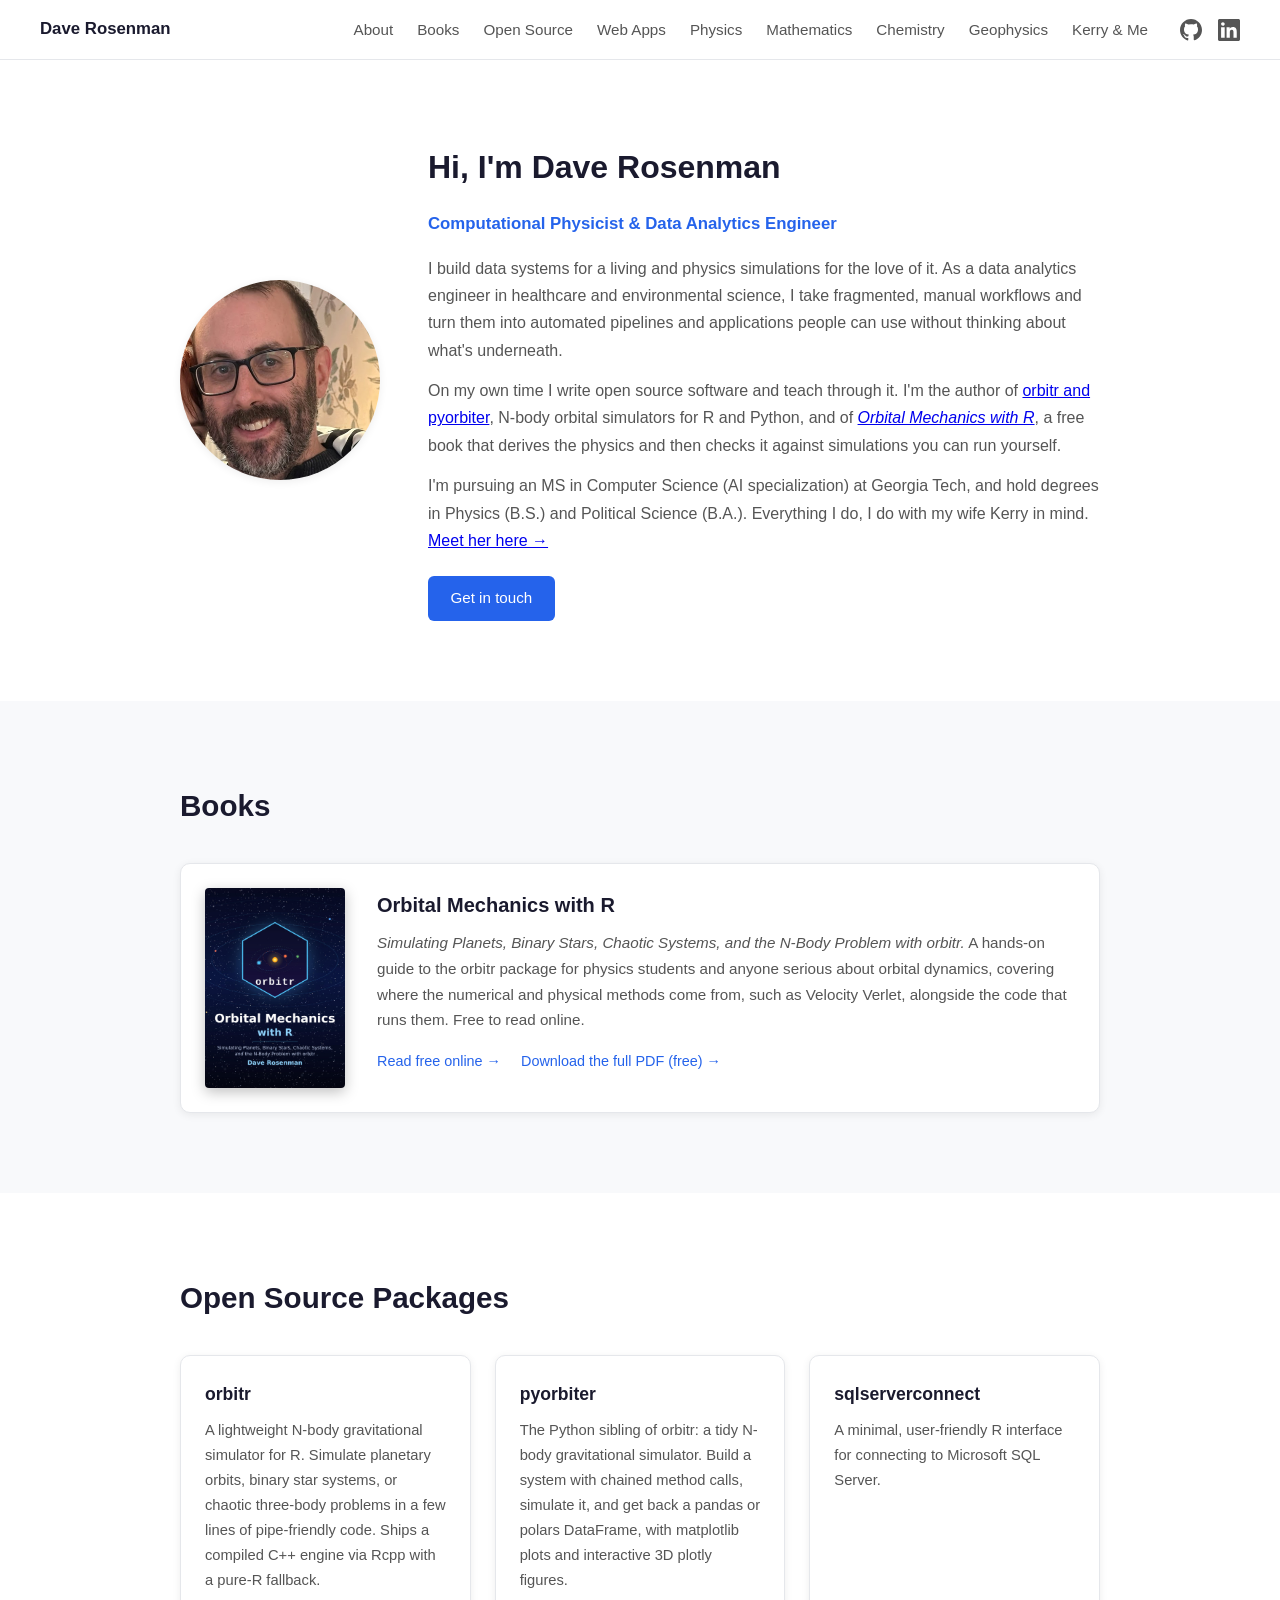
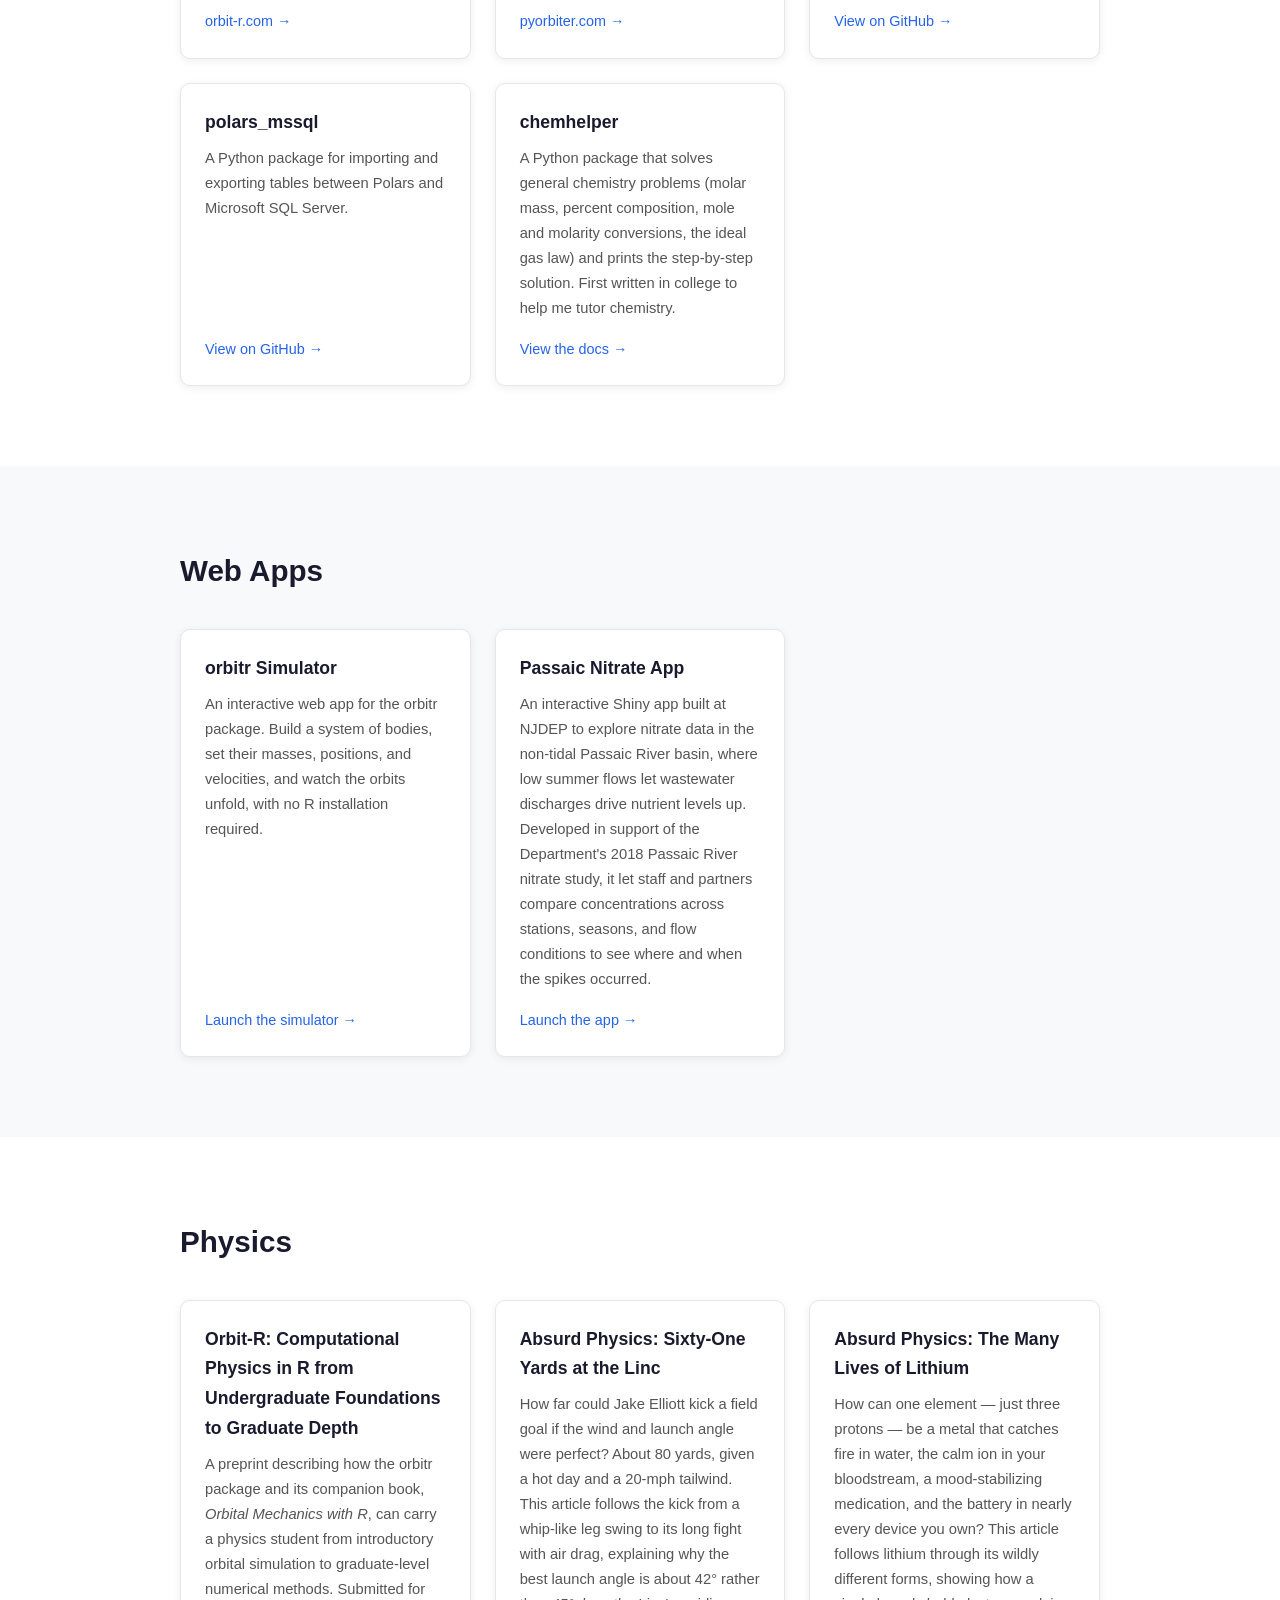
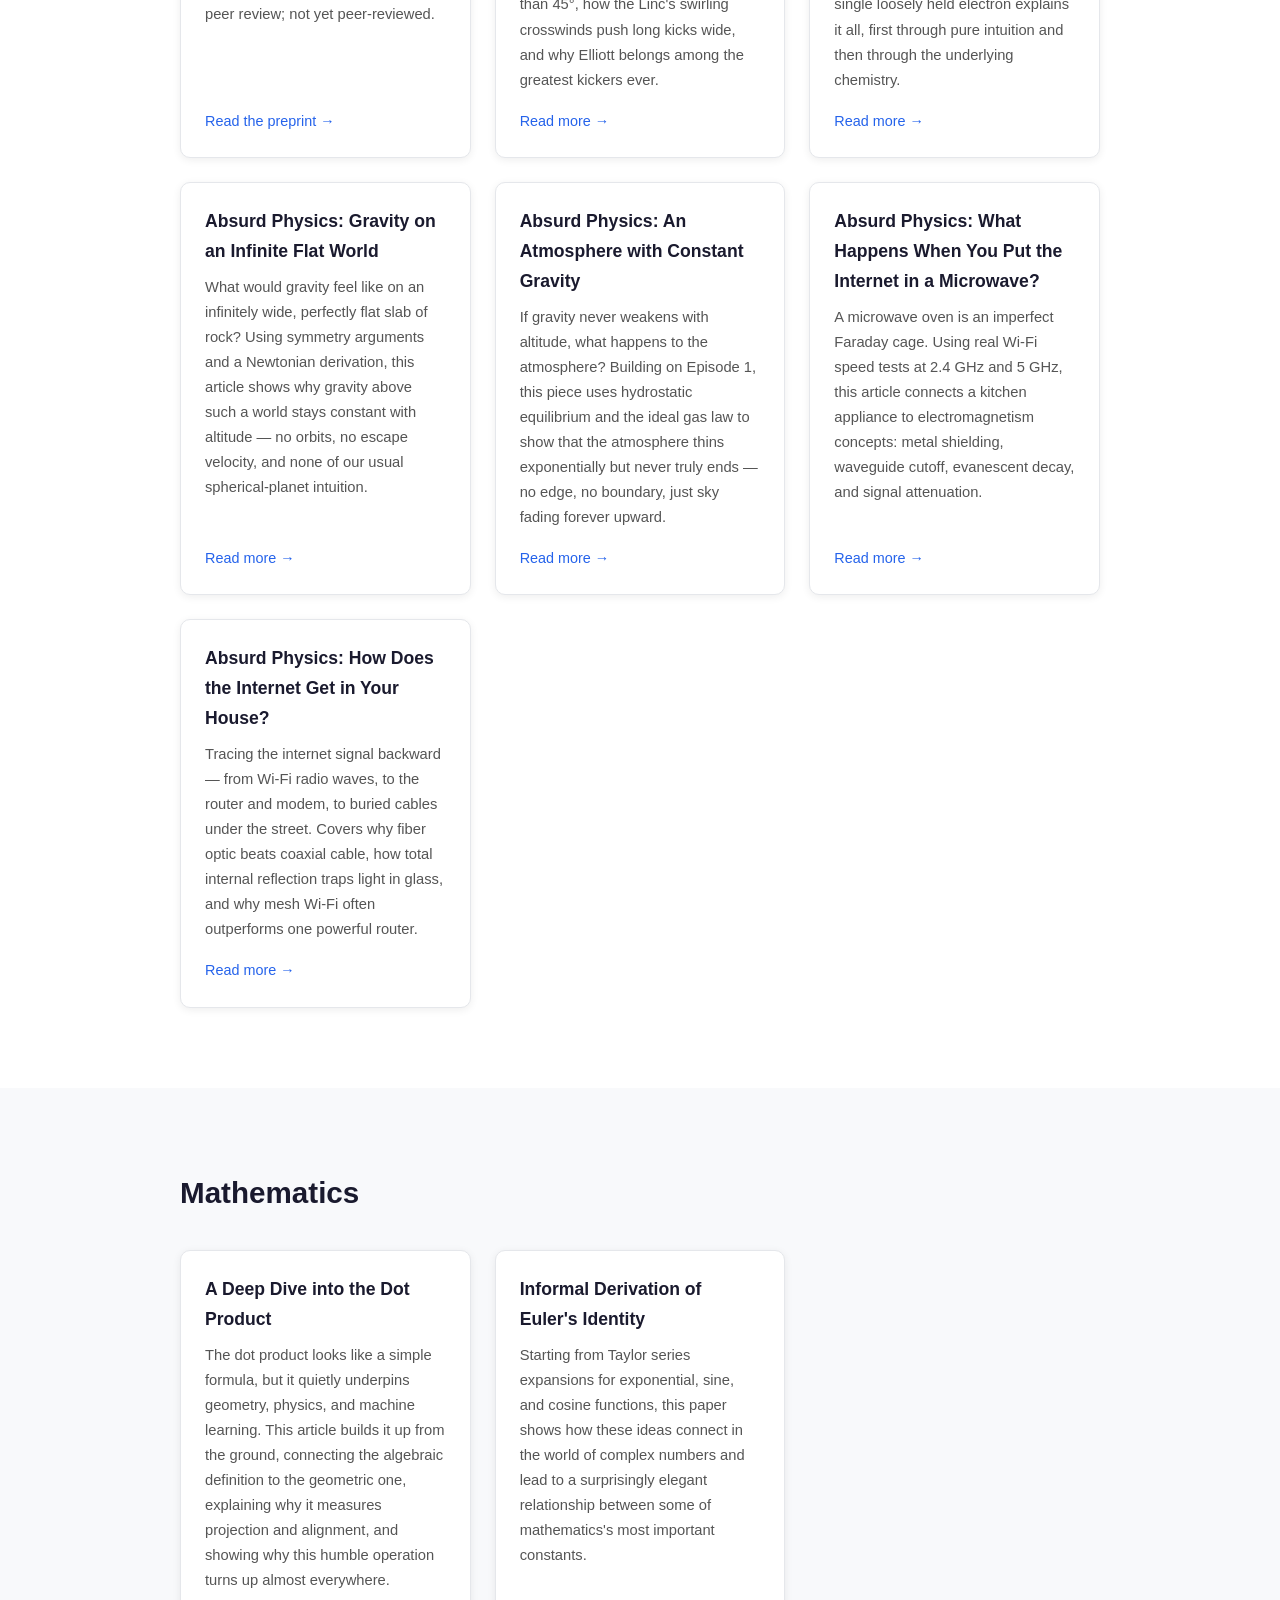
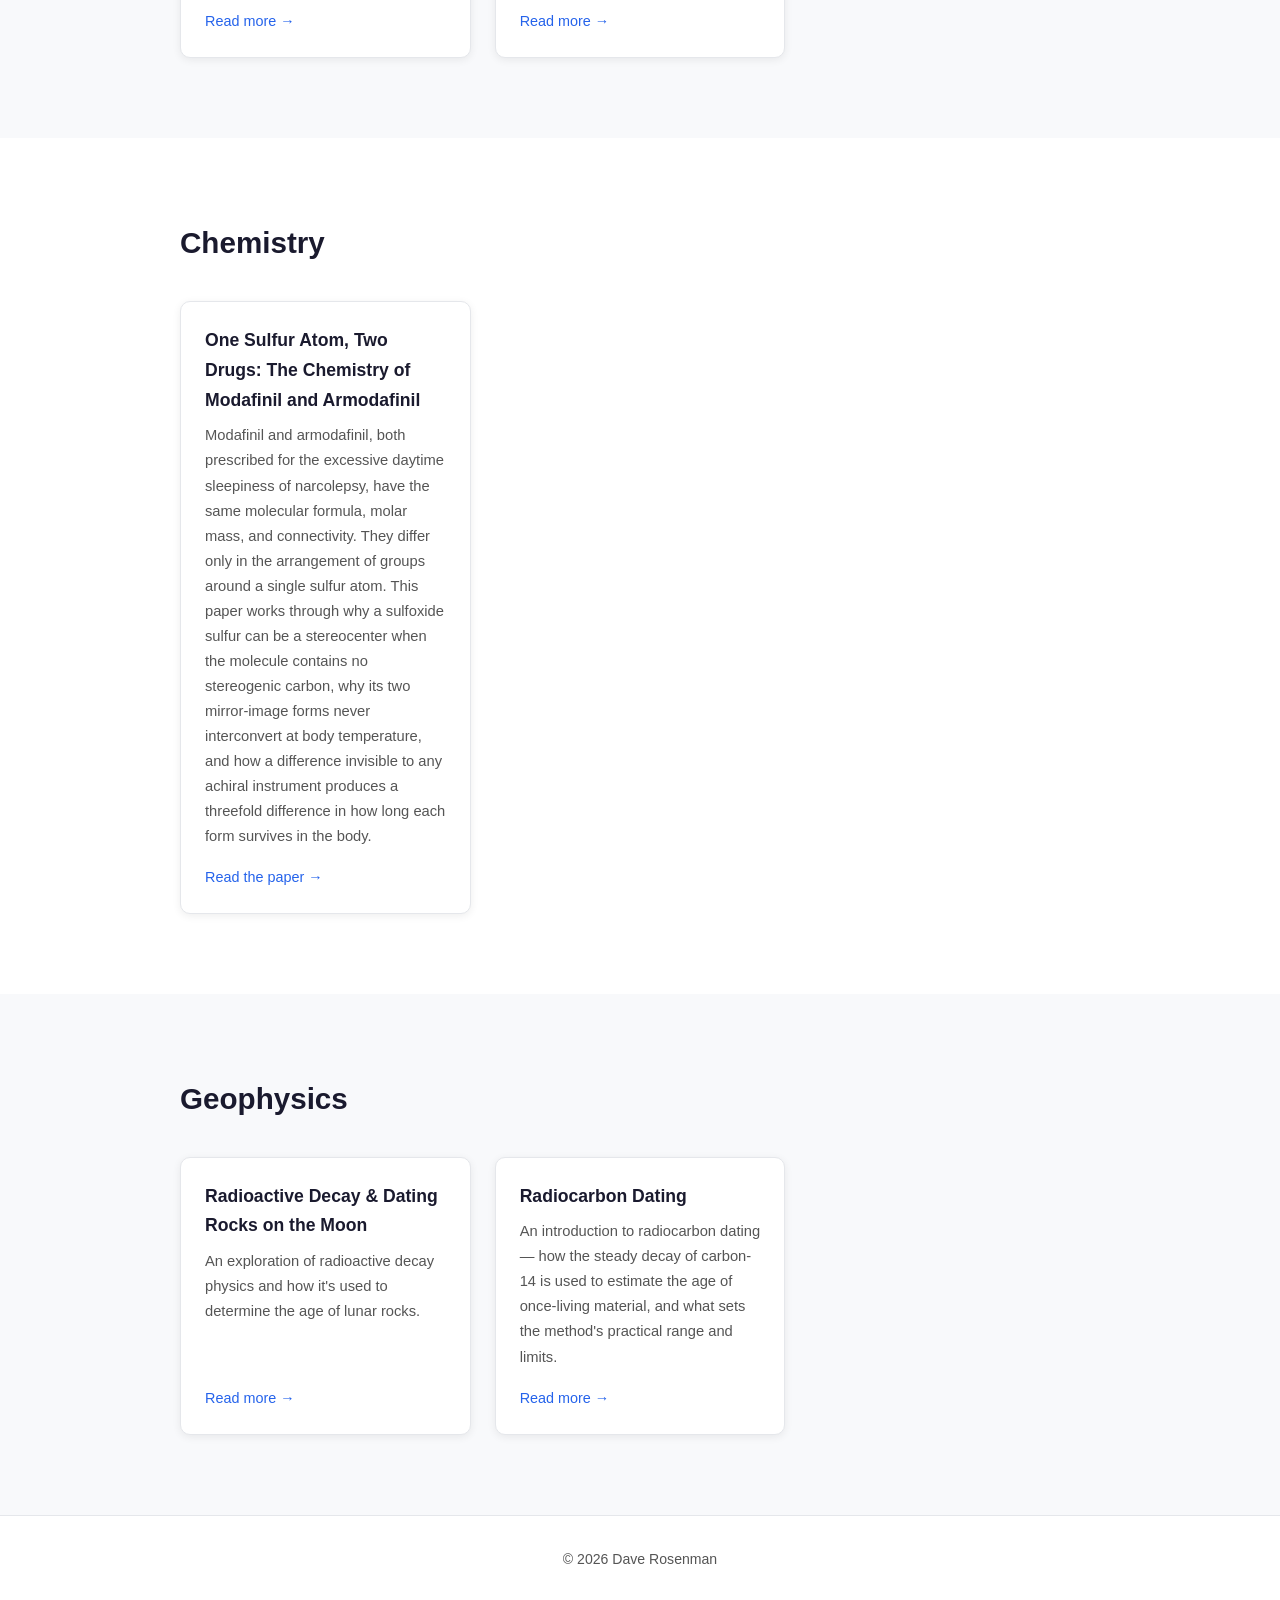
<file: index.html>
<!DOCTYPE html>
<html lang="en">
<head>
  <meta charset="UTF-8" />
  <meta name="viewport" content="width=device-width, initial-scale=1.0" />
  <title>Dave Rosenman</title>
  <meta name="description" content="Dave Rosenman — computational physicist and data analytics engineer. Author of Orbital Mechanics with R and the orbitr package." />
  <link rel="stylesheet" href="styles.css" />
</head>
<body>

  <nav>
    <span class="nav-name">Dave Rosenman</span>
    <ul>
      <li><a href="#about">About</a></li>
      <li><a href="#books">Books</a></li>
      <li><a href="#packages">Open Source</a></li>
      <li><a href="#webapps">Web Apps</a></li>
      <li><a href="#physics">Physics</a></li>
      <li><a href="#mathematics">Mathematics</a></li>
      <li><a href="#chemistry">Chemistry</a></li>
      <li><a href="#geophysics">Geophysics</a></li>
      <li><a href="family.html">Kerry &amp; Me</a></li>
    </ul>
    <div class="nav-icons">
      <a href="https://github.com/drosenman" target="_blank" aria-label="GitHub">
        <svg xmlns="http://www.w3.org/2000/svg" width="22" height="22" viewBox="0 0 24 24" fill="currentColor">
          <path d="M12 0C5.37 0 0 5.37 0 12c0 5.3 3.438 9.8 8.205 11.385.6.113.82-.258.82-.577v-2.165c-3.338.726-4.042-1.61-4.042-1.61-.546-1.387-1.333-1.756-1.333-1.756-1.089-.745.083-.729.083-.729 1.205.085 1.84 1.237 1.84 1.237 1.07 1.834 2.807 1.304 3.492.997.108-.775.418-1.305.762-1.605-2.665-.3-5.467-1.332-5.467-5.93 0-1.31.468-2.38 1.235-3.22-.124-.303-.535-1.524.117-3.176 0 0 1.008-.322 3.3 1.23a11.5 11.5 0 0 1 3-.404c1.02.005 2.047.138 3 .404 2.29-1.552 3.297-1.23 3.297-1.23.653 1.653.242 2.874.118 3.176.77.84 1.233 1.91 1.233 3.22 0 4.61-2.807 5.625-5.479 5.92.43.372.823 1.102.823 2.222v3.293c0 .322.218.694.825.576C20.565 21.796 24 17.298 24 12c0-6.63-5.37-12-12-12z"/>
        </svg>
      </a>
      <a href="https://www.linkedin.com/in/dave-rosenman/" target="_blank" aria-label="LinkedIn">
        <svg xmlns="http://www.w3.org/2000/svg" width="22" height="22" viewBox="0 0 24 24" fill="currentColor">
          <path d="M20.447 20.452H16.89v-5.569c0-1.328-.027-3.037-1.852-3.037-1.853 0-2.136 1.445-2.136 2.939v5.667H9.351V9h3.414v1.561h.046c.477-.9 1.637-1.85 3.37-1.85 3.601 0 4.267 2.37 4.267 5.455v6.286zM5.337 7.433a1.98 1.98 0 0 1-1.981-1.98c0-1.094.887-1.981 1.981-1.981s1.98.887 1.98 1.981-.886 1.98-1.98 1.98zm1.957 13.019H3.379V9h3.915v11.452zM22.225 0H1.771C.792 0 0 .774 0 1.729v20.542C0 23.227.792 24 1.771 24h20.451C23.2 24 24 23.227 24 22.271V1.729C24 .774 23.2 0 22.222 0h.003z"/>
        </svg>
      </a>
    </div>
  </nav>

  <section id="about">
    <div class="about-inner">
      <img src="profile.png" alt="Dave Rosenman" class="profile-photo" />
      <div class="about-text">
        <h1>Hi, I'm Dave Rosenman</h1>
        <p class="tagline">Computational Physicist &amp; Data Analytics Engineer</p>
        <p>I build data systems for a living and physics simulations for the love of it. As a data analytics engineer in healthcare and environmental science, I take fragmented, manual workflows and turn them into automated pipelines and applications people can use without thinking about what's underneath.</p>
        <p>On my own time I write open source software and teach through it. I'm the author of <a href="#packages">orbitr and pyorbiter</a>, N-body orbital simulators for R and Python, and of <a href="#books"><em>Orbital Mechanics with R</em></a>, a free book that derives the physics and then checks it against simulations you can run yourself.</p>
        <p>I'm pursuing an MS in Computer Science (AI specialization) at Georgia Tech, and hold degrees in Physics (B.S.) and Political Science (B.A.). Everything I do, I do with my wife Kerry in mind. <a href="family.html">Meet her here →</a></p>
        <a href="mailto:dave.rosenman.data@gmail.com" class="btn">Get in touch</a>
      </div>
    </div>
  </section>

  <section id="books">
    <h2>Books</h2>
    <div class="book-feature">
      <a href="https://book.orbit-r.com/" target="_blank" class="book-cover-link">
        <img src="book-cover.jpg" alt="Orbital Mechanics with R book cover" class="book-cover" />
      </a>
      <div class="book-text">
        <h3>Orbital Mechanics with R</h3>
        <p><em>Simulating Planets, Binary Stars, Chaotic Systems, and the N-Body Problem with orbitr.</em> A hands-on guide to the orbitr package for physics students and anyone serious about orbital dynamics, covering where the numerical and physical methods come from, such as Velocity Verlet, alongside the code that runs them. Free to read online.</p>
        <div class="card-links">
          <a href="https://book.orbit-r.com/" target="_blank">Read free online →</a>
          <a href="orbital-mechanics-with-r.pdf" download>Download the full PDF (free) →</a>
        </div>
      </div>
    </div>
  </section>

  <section id="packages">
    <h2>Open Source Packages</h2>
    <div class="card-grid">
      <div class="card">
        <h3>orbitr</h3>
        <p>A lightweight N-body gravitational simulator for R. Simulate planetary orbits, binary star systems, or chaotic three-body problems in a few lines of pipe-friendly code. Ships a compiled C++ engine via Rcpp with a pure-R fallback.</p>
        <a href="https://orbit-r.com/" target="_blank">orbit-r.com →</a>
      </div>
      <div class="card">
        <h3>pyorbiter</h3>
        <p>The Python sibling of orbitr: a tidy N-body gravitational simulator. Build a system with chained method calls, simulate it, and get back a pandas or polars DataFrame, with matplotlib plots and interactive 3D plotly figures.</p>
        <a href="https://pyorbiter.com/" target="_blank">pyorbiter.com →</a>
      </div>
      <div class="card">
        <h3>sqlserverconnect</h3>
        <p>A minimal, user-friendly R interface for connecting to Microsoft SQL Server.</p>
        <a href="https://drosenman.github.io/sqlserverconnect/" target="_blank">View on GitHub →</a>
      </div>
      <div class="card">
        <h3>polars_mssql</h3>
        <p>A Python package for importing and exporting tables between Polars and Microsoft SQL Server.</p>
        <a href="https://github.com/drosenman/polars_mssql" target="_blank">View on GitHub →</a>
      </div>
      <div class="card">
        <h3>chemhelper</h3>
        <p>A Python package that solves general chemistry problems (molar mass, percent composition, mole and molarity conversions, the ideal gas law) and prints the step-by-step solution. First written in college to help me tutor chemistry.</p>
        <a href="https://drosenman.github.io/chemhelper/" target="_blank">View the docs →</a>
      </div>
    </div>
  </section>

  <section id="webapps">
    <h2>Web Apps</h2>
    <div class="card-grid">
      <div class="card">
        <h3>orbitr Simulator</h3>
        <p>An interactive web app for the orbitr package. Build a system of bodies, set their masses, positions, and velocities, and watch the orbits unfold, with no R installation required.</p>
        <a href="https://daverosenman.shinyapps.io/orbitr/" target="_blank">Launch the simulator →</a>
      </div>
      <div class="card">
        <h3>Passaic Nitrate App</h3>
        <p>An interactive Shiny app built at NJDEP to explore nitrate data in the non-tidal Passaic River basin, where low summer flows let wastewater discharges drive nutrient levels up. Developed in support of the Department's 2018 Passaic River nitrate study, it let staff and partners compare concentrations across stations, seasons, and flow conditions to see where and when the spikes occurred.</p>
        <a href="https://daverosenman.shinyapps.io/passaic_nitrate_app/" target="_blank">Launch the app →</a>
      </div>
    </div>
  </section>

  <section id="physics">
    <h2>Physics</h2>
    <div class="card-grid">
      <div class="card">
        <h3>Orbit-R: Computational Physics in R from Undergraduate Foundations to Graduate Depth</h3>
        <p>A preprint describing how the orbitr package and its companion book, <em>Orbital Mechanics with R</em>, can carry a physics student from introductory orbital simulation to graduate-level numerical methods. Submitted for peer review; not yet peer-reviewed.</p>
        <a href="https://figshare.com/articles/preprint/Orbit-R_Computational_Physics_in_R_from_Undergraduate_Foundations_to_Graduate_Depth/34069302" target="_blank">Read the preprint →</a>
      </div>
      <div class="card">
        <h3>Absurd Physics: Sixty-One Yards at the Linc</h3>
        <p>How far could Jake Elliott kick a field goal if the wind and launch angle were perfect? About 80 yards, given a hot day and a 20-mph tailwind. This article follows the kick from a whip-like leg swing to its long fight with air drag, explaining why the best launch angle is about 42° rather than 45°, how the Linc's swirling crosswinds push long kicks wide, and why Elliott belongs among the greatest kickers ever.</p>
        <a href="https://doi.org/10.6084/m9.figshare.35144908" target="_blank">Read more →</a>
      </div>
      <div class="card">
        <h3>Absurd Physics: The Many Lives of Lithium</h3>
        <p>How can one element — just three protons — be a metal that catches fire in water, the calm ion in your bloodstream, a mood-stabilizing medication, and the battery in nearly every device you own? This article follows lithium through its wildly different forms, showing how a single loosely held electron explains it all, first through pure intuition and then through the underlying chemistry.</p>
        <a href="https://figshare.com/articles/online_resource/Absurd_Physics_The_Many_Lives_of_Lithium/32897063?file=66301088" target="_blank">Read more →</a>
      </div>
      <div class="card">
        <h3>Absurd Physics: Gravity on an Infinite Flat World</h3>
        <p>What would gravity feel like on an infinitely wide, perfectly flat slab of rock? Using symmetry arguments and a Newtonian derivation, this article shows why gravity above such a world stays constant with altitude — no orbits, no escape velocity, and none of our usual spherical-planet intuition.</p>
        <a href="https://figshare.com/articles/online_resource/Absurd_Physics_What_Gravity_Would_Be_Like_on_an_Infinite_Flat_World/32667084" target="_blank">Read more →</a>
      </div>
      <div class="card">
        <h3>Absurd Physics: An Atmosphere with Constant Gravity</h3>
        <p>If gravity never weakens with altitude, what happens to the atmosphere? Building on Episode 1, this piece uses hydrostatic equilibrium and the ideal gas law to show that the atmosphere thins exponentially but never truly ends — no edge, no boundary, just sky fading forever upward.</p>
        <a href="https://figshare.com/articles/online_resource/Absurd_Physics_What_Would_an_Atmosphere_Be_Like_on_a_World_with_Constant_Gravity_/32667090?file=65527080" target="_blank">Read more →</a>
      </div>
      <div class="card">
        <h3>Absurd Physics: What Happens When You Put the Internet in a Microwave?</h3>
        <p>A microwave oven is an imperfect Faraday cage. Using real Wi-Fi speed tests at 2.4 GHz and 5 GHz, this article connects a kitchen appliance to electromagnetism concepts: metal shielding, waveguide cutoff, evanescent decay, and signal attenuation.</p>
        <a href="https://figshare.com/articles/online_resource/Absurd_Physics_What_Happens_When_You_Put_the_Internet_in_a_Microwave_/32667096?file=65527095" target="_blank">Read more →</a>
      </div>
      <div class="card">
        <h3>Absurd Physics: How Does the Internet Get in Your House?</h3>
        <p>Tracing the internet signal backward — from Wi-Fi radio waves, to the router and modem, to buried cables under the street. Covers why fiber optic beats coaxial cable, how total internal reflection traps light in glass, and why mesh Wi-Fi often outperforms one powerful router.</p>
        <a href="https://figshare.com/articles/online_resource/Absurd_Physics_How_Does_the_Internet_Get_in_Your_House/32678418?file=65562720" target="_blank">Read more →</a>
      </div>
    </div>
  </section>

  <section id="mathematics">
    <h2>Mathematics</h2>
    <div class="card-grid">
      <div class="card">
        <h3>A Deep Dive into the Dot Product</h3>
        <p>The dot product looks like a simple formula, but it quietly underpins geometry, physics, and machine learning. This article builds it up from the ground, connecting the algebraic definition to the geometric one, explaining why it measures projection and alignment, and showing why this humble operation turns up almost everywhere.</p>
        <a href="https://figshare.com/articles/online_resource/A_Deep_Dive_into_the_Dot_Product/32748333?file=65723994" target="_blank">Read more →</a>
      </div>
      <div class="card">
        <h3>Informal Derivation of Euler's Identity</h3>
        <p>Starting from Taylor series expansions for exponential, sine, and cosine functions, this paper shows how these ideas connect in the world of complex numbers and lead to a surprisingly elegant relationship between some of mathematics's most important constants.</p>
        <a href="https://figshare.com/articles/online_resource/Informal_Derivation_of_Euler_s_Identity/32746095" target="_blank">Read more →</a>
      </div>
    </div>
  </section>

  <section id="chemistry">
    <h2>Chemistry</h2>
    <div class="card-grid">
      <div class="card">
        <h3>One Sulfur Atom, Two Drugs: The Chemistry of Modafinil and Armodafinil</h3>
        <p>Modafinil and armodafinil, both prescribed for the excessive daytime sleepiness of narcolepsy, have the same molecular formula, molar mass, and connectivity. They differ only in the arrangement of groups around a single sulfur atom. This paper works through why a sulfoxide sulfur can be a stereocenter when the molecule contains no stereogenic carbon, why its two mirror-image forms never interconvert at body temperature, and how a difference invisible to any achiral instrument produces a threefold difference in how long each form survives in the body.</p>
        <a href="https://doi.org/10.6084/m9.figshare.35083744" target="_blank">Read the paper →</a>
      </div>
    </div>
  </section>

  <section id="geophysics">
    <h2>Geophysics</h2>
    <div class="card-grid">
      <div class="card">
        <h3>Radioactive Decay &amp; Dating Rocks on the Moon</h3>
        <p>An exploration of radioactive decay physics and how it's used to determine the age of lunar rocks.</p>
        <a href="https://figshare.com/articles/online_resource/Radioactive_Decay_And_Isochron_Dating_of_Moon_Rocks/32746077" target="_blank">Read more →</a>
      </div>
      <div class="card">
        <h3>Radiocarbon Dating</h3>
        <p>An introduction to radiocarbon dating — how the steady decay of carbon-14 is used to estimate the age of once-living material, and what sets the method's practical range and limits.</p>
        <a href="https://doi.org/10.6084/m9.figshare.33011591" target="_blank">Read more →</a>
      </div>
    </div>
  </section>

  <footer>
    <p>© 2026 Dave Rosenman</p>
  </footer>

  <script>
    // Arriving from another page with a #section link: jump straight to it
    // (smooth scrolling on page load can stop partway).
    if (location.hash) {
      addEventListener("load", () => {
        const target = document.querySelector(location.hash);
        if (target) target.scrollIntoView({ behavior: "instant" });
      });
    }
  </script>

</body>
</html>
</file>
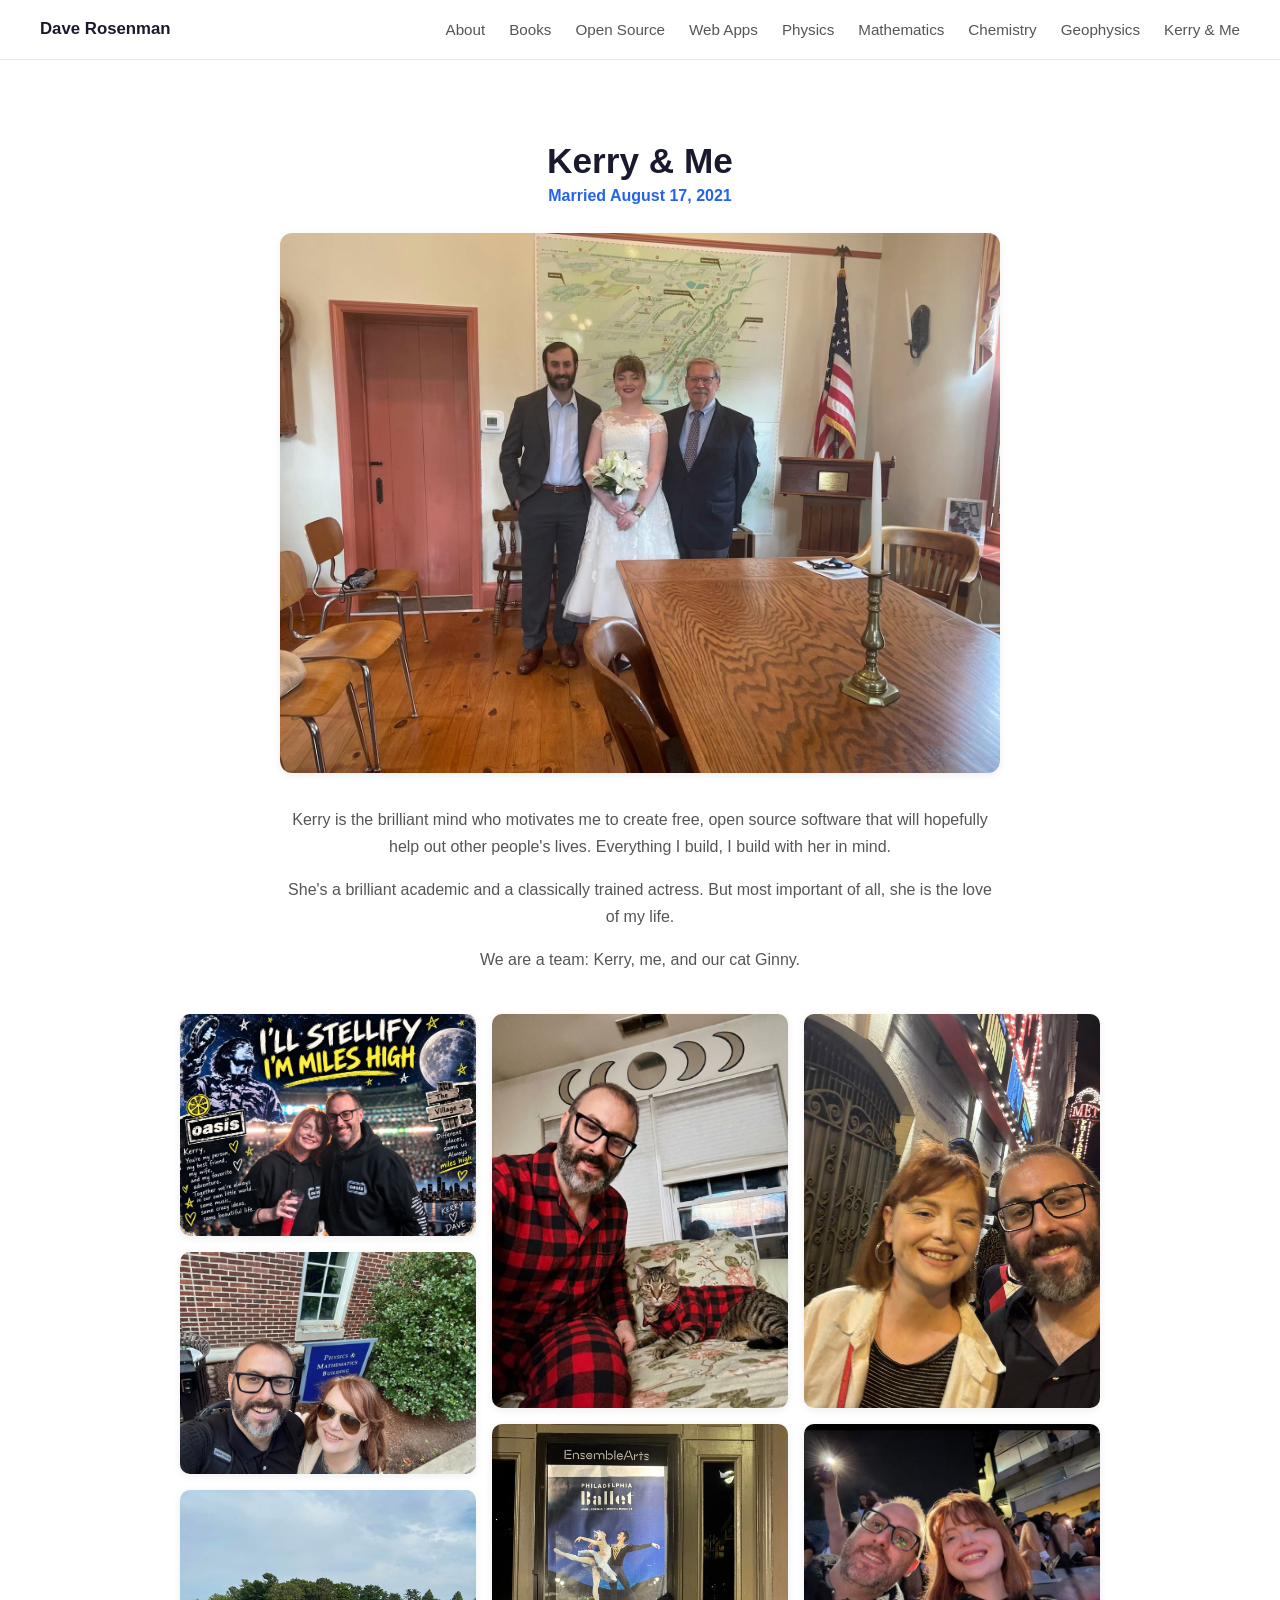
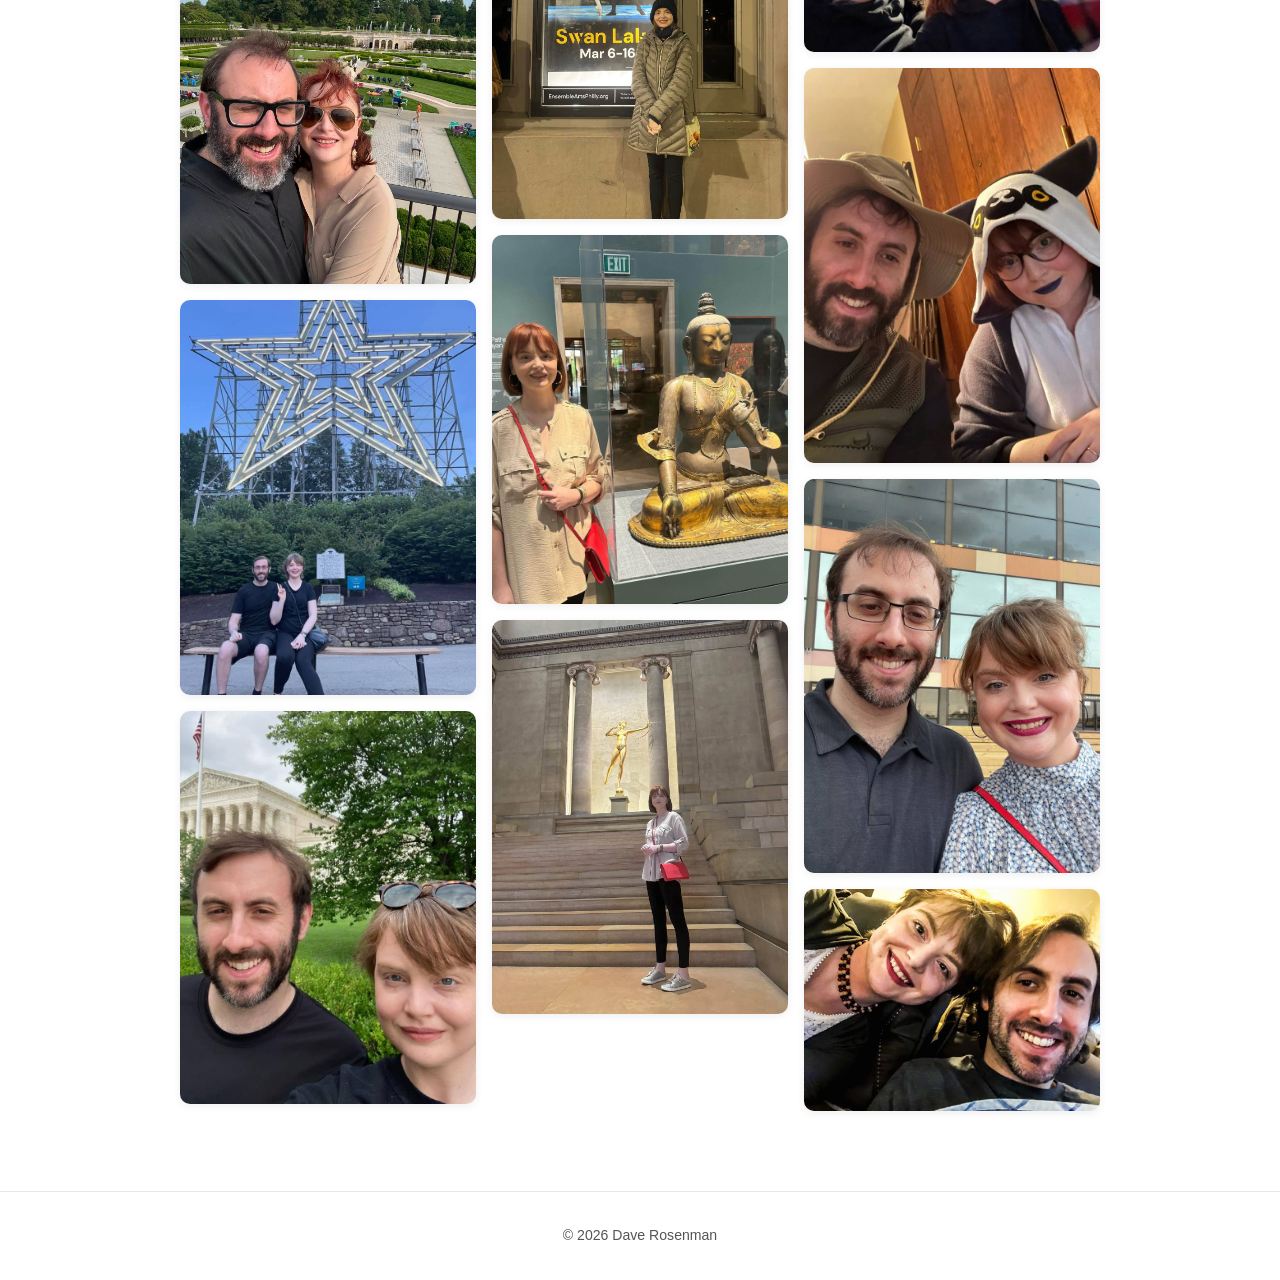
<file: family.html>
<!DOCTYPE html>
<html lang="en">
<head>
  <meta charset="UTF-8" />
  <meta name="viewport" content="width=device-width, initial-scale=1.0" />
  <title>Kerry &amp; Dave</title>
  <meta name="description" content="Dave Rosenman and his wife Kerry: married August 17, 2021." />
  <link rel="stylesheet" href="styles.css" />
</head>
<body>

  <nav>
    <a href="index.html" class="nav-name">Dave Rosenman</a>
    <ul>
      <li><a href="index.html#about">About</a></li>
      <li><a href="index.html#books">Books</a></li>
      <li><a href="index.html#packages">Open Source</a></li>
      <li><a href="index.html#webapps">Web Apps</a></li>
      <li><a href="index.html#physics">Physics</a></li>
      <li><a href="index.html#mathematics">Mathematics</a></li>
      <li><a href="index.html#chemistry">Chemistry</a></li>
      <li><a href="index.html#geophysics">Geophysics</a></li>
      <li><a href="family.html">Kerry &amp; Me</a></li>
    </ul>
  </nav>

  <section id="family">
    <div class="family-intro">
      <h1>Kerry &amp; Me</h1>
      <p class="tagline">Married August 17, 2021</p>
      <img src="photos/family/14.jpg" alt="Dave and Kerry on their wedding day" class="family-hero" />
      <p>Kerry is the brilliant mind who motivates me to create free, open source software that will hopefully help out other people's lives. Everything I build, I build with her in mind.</p>
      <p>She's a brilliant academic and a classically trained actress. But most important of all, she is the love of my life.</p>
      <p>We are a team: Kerry, me, and our cat Ginny.</p>
    </div>

    <div class="photo-grid">
      <img src="photos/family/15.jpg" alt="Kerry and Dave at an Oasis concert" loading="lazy" />
      <img src="photos/family/07.jpg" alt="Kerry and Dave outside the Physics &amp; Mathematics Building" loading="lazy" />
      <img src="photos/family/06.jpg" alt="Kerry and Dave overlooking a formal garden with fountains" loading="lazy" />
      <img src="photos/family/02.jpg" alt="Kerry and Dave on a bench beneath a giant illuminated star" loading="lazy" />
      <img src="photos/family/03.jpg" alt="Kerry and Dave in front of the Supreme Court" loading="lazy" />
      <img src="photos/family/09.jpg" alt="Dave and Ginny the cat in matching plaid pajamas" loading="lazy" />
      <img src="photos/family/04.jpg" alt="Kerry outside the Philadelphia Ballet's Swan Lake" loading="lazy" />
      <img src="photos/family/08.jpg" alt="Kerry beside a gilded seated statue in a museum" loading="lazy" />
      <img src="photos/family/10.jpg" alt="Kerry at the top of the museum's grand staircase" loading="lazy" />
      <img src="photos/family/11.jpg" alt="Kerry and Dave outside the Met Philadelphia at night" loading="lazy" />
      <img src="photos/family/05.jpg" alt="Kerry at a nighttime stadium concert" loading="lazy" />
      <img src="photos/family/12.jpg" alt="Kerry and Dave in costume" loading="lazy" />
      <img src="photos/family/13.jpg" alt="Kerry and Dave smiling outdoors" loading="lazy" />
      <img src="photos/family/01.jpg" alt="Kerry and Dave in a cozy selfie" loading="lazy" />
    </div>
  </section>

  <footer>
    <p>© 2026 Dave Rosenman</p>
  </footer>

</body>
</html>
</file>
<file: styles.css>
*, *::before, *::after {
  box-sizing: border-box;
  margin: 0;
  padding: 0;
}

:root {
  --bg: #ffffff;
  --text: #1a1a2e;
  --muted: #555;
  --accent: #2563eb;
  --accent-hover: #1d4ed8;
  --section-alt: #f8f9fb;
  --border: #e5e7eb;
  --card-shadow: 0 2px 8px rgba(0,0,0,0.07);
}

html {
  scroll-behavior: smooth;
}

body {
  font-family: -apple-system, BlinkMacSystemFont, "Segoe UI", Roboto, sans-serif;
  color: var(--text);
  background: var(--bg);
  line-height: 1.7;
}

/* NAV */
nav {
  position: sticky;
  top: 0;
  z-index: 100;
  display: flex;
  align-items: center;
  gap: 2rem;
  padding: 0.75rem 2.5rem;
  min-height: 60px;
  background: var(--bg);
  border-bottom: 1px solid var(--border);
}

.nav-name {
  font-weight: 700;
  font-size: 1.05rem;
  margin-right: auto;
}

nav ul {
  list-style: none;
  display: flex;
  flex-wrap: wrap;
  justify-content: flex-end;
  column-gap: 1.5rem;
  row-gap: 0.25rem;
}

nav ul a {
  text-decoration: none;
  color: var(--muted);
  font-size: 0.95rem;
  font-weight: 500;
  white-space: nowrap;
  transition: color 0.2s;
}

nav ul a:hover {
  color: var(--accent);
}

.nav-icons {
  display: flex;
  gap: 1rem;
  align-items: center;
}

.nav-icons a {
  color: var(--muted);
  display: flex;
  align-items: center;
  transition: color 0.2s;
}

.nav-icons a:hover {
  color: var(--accent);
}

/* SECTIONS */
section {
  scroll-margin-top: 80px;
}

section {
  padding: 5rem 2.5rem;
  max-width: 1000px;
  margin: 0 auto;
}

section:nth-of-type(even) {
  background: var(--section-alt);
  max-width: 100%;
}

section:nth-of-type(even) > * {
  max-width: 920px;
  margin-left: auto;
  margin-right: auto;
}

section h2 {
  font-size: 1.85rem;
  margin-bottom: 2rem;
}

/* ABOUT */
.about-inner {
  display: flex;
  align-items: center;
  gap: 3rem;
}

.profile-photo {
  width: 200px;
  height: 200px;
  border-radius: 50%;
  object-fit: cover;
  flex-shrink: 0;
  box-shadow: var(--card-shadow);
}

.about-text h1 {
  font-size: 2rem;
  margin-bottom: 1rem;
}

.about-text .tagline {
  color: var(--accent);
  font-weight: 600;
  font-size: 1.05rem;
  margin-bottom: 1rem;
}

.about-text p {
  color: var(--muted);
  margin-bottom: 0.85rem;
}

.btn {
  display: inline-block;
  margin-top: 0.5rem;
  padding: 0.6rem 1.4rem;
  background: var(--accent);
  color: #fff;
  border-radius: 6px;
  text-decoration: none;
  font-weight: 500;
  font-size: 0.95rem;
  transition: background 0.2s;
}

.btn:hover {
  background: var(--accent-hover);
}

/* BOOKS */
.book-feature {
  display: flex;
  align-items: flex-start;
  gap: 2rem;
  background: var(--bg);
  border: 1px solid var(--border);
  border-radius: 10px;
  padding: 1.5rem;
  box-shadow: var(--card-shadow);
}

.book-cover-link {
  flex-shrink: 0;
  line-height: 0;
}

.book-cover {
  width: 140px;
  height: auto;
  border-radius: 4px;
  box-shadow: 0 4px 14px rgba(0,0,0,0.25);
  transition: transform 0.2s;
}

.book-cover-link:hover .book-cover {
  transform: translateY(-3px);
}

.book-text h3 {
  font-size: 1.25rem;
  margin-bottom: 0.5rem;
}

.book-text p {
  color: var(--muted);
  font-size: 0.95rem;
  margin-bottom: 1rem;
}

.book-text a {
  color: var(--accent);
  font-size: 0.9rem;
  font-weight: 500;
  text-decoration: none;
}

.book-text a:hover {
  text-decoration: underline;
}

/* CARDS */
.card-grid {
  display: grid;
  grid-template-columns: repeat(auto-fill, minmax(260px, 1fr));
  gap: 1.5rem;
}

.card {
  background: var(--bg);
  border: 1px solid var(--border);
  border-radius: 10px;
  padding: 1.5rem;
  box-shadow: var(--card-shadow);
  transition: box-shadow 0.2s;
  display: flex;
  flex-direction: column;
}

.card:hover {
  box-shadow: 0 6px 20px rgba(0,0,0,0.1);
}

.card h3 {
  font-size: 1.1rem;
  margin-bottom: 0.5rem;
}

.card p {
  color: var(--muted);
  font-size: 0.92rem;
  margin-bottom: 1rem;
  flex-grow: 1;
}

.card a {
  color: var(--accent);
  font-size: 0.9rem;
  font-weight: 500;
  text-decoration: none;
}

.card a:hover {
  text-decoration: underline;
}

.card-links {
  display: flex;
  flex-wrap: wrap;
  gap: 0.5rem 1.25rem;
}

/* FOOTER */
footer {
  text-align: center;
  padding: 2rem;
  color: var(--muted);
  font-size: 0.88rem;
  border-top: 1px solid var(--border);
}

/* FAMILY PAGE */
a.nav-name {
  color: var(--text);
  text-decoration: none;
}

.family-intro {
  max-width: 720px;
  margin: 0 auto 2.5rem;
  text-align: center;
}

.family-intro h1 {
  font-size: 2.2rem;
  line-height: 1.2;
}

.family-intro .tagline {
  color: var(--accent);
  font-weight: 600;
  margin-bottom: 1.5rem;
}

.family-intro p {
  color: var(--muted);
  margin-bottom: 1rem;
}

.family-hero {
  width: 100%;
  border-radius: 12px;
  box-shadow: var(--card-shadow);
  margin-bottom: 1.5rem;
}

.photo-grid {
  columns: 3 260px;
  column-gap: 1rem;
}

.photo-grid img {
  width: 100%;
  margin-bottom: 1rem;
  border-radius: 10px;
  box-shadow: var(--card-shadow);
  break-inside: avoid;
  display: block;
}

/* RESPONSIVE */
@media (max-width: 640px) {
  .about-inner {
    flex-direction: column;
    text-align: center;
  }

  .book-feature {
    flex-direction: column;
    align-items: center;
    text-align: center;
  }

  .book-text .card-links {
    justify-content: center;
  }

  nav ul {
    gap: 1rem;
  }

  .nav-name {
    display: none;
  }
}
</file>
